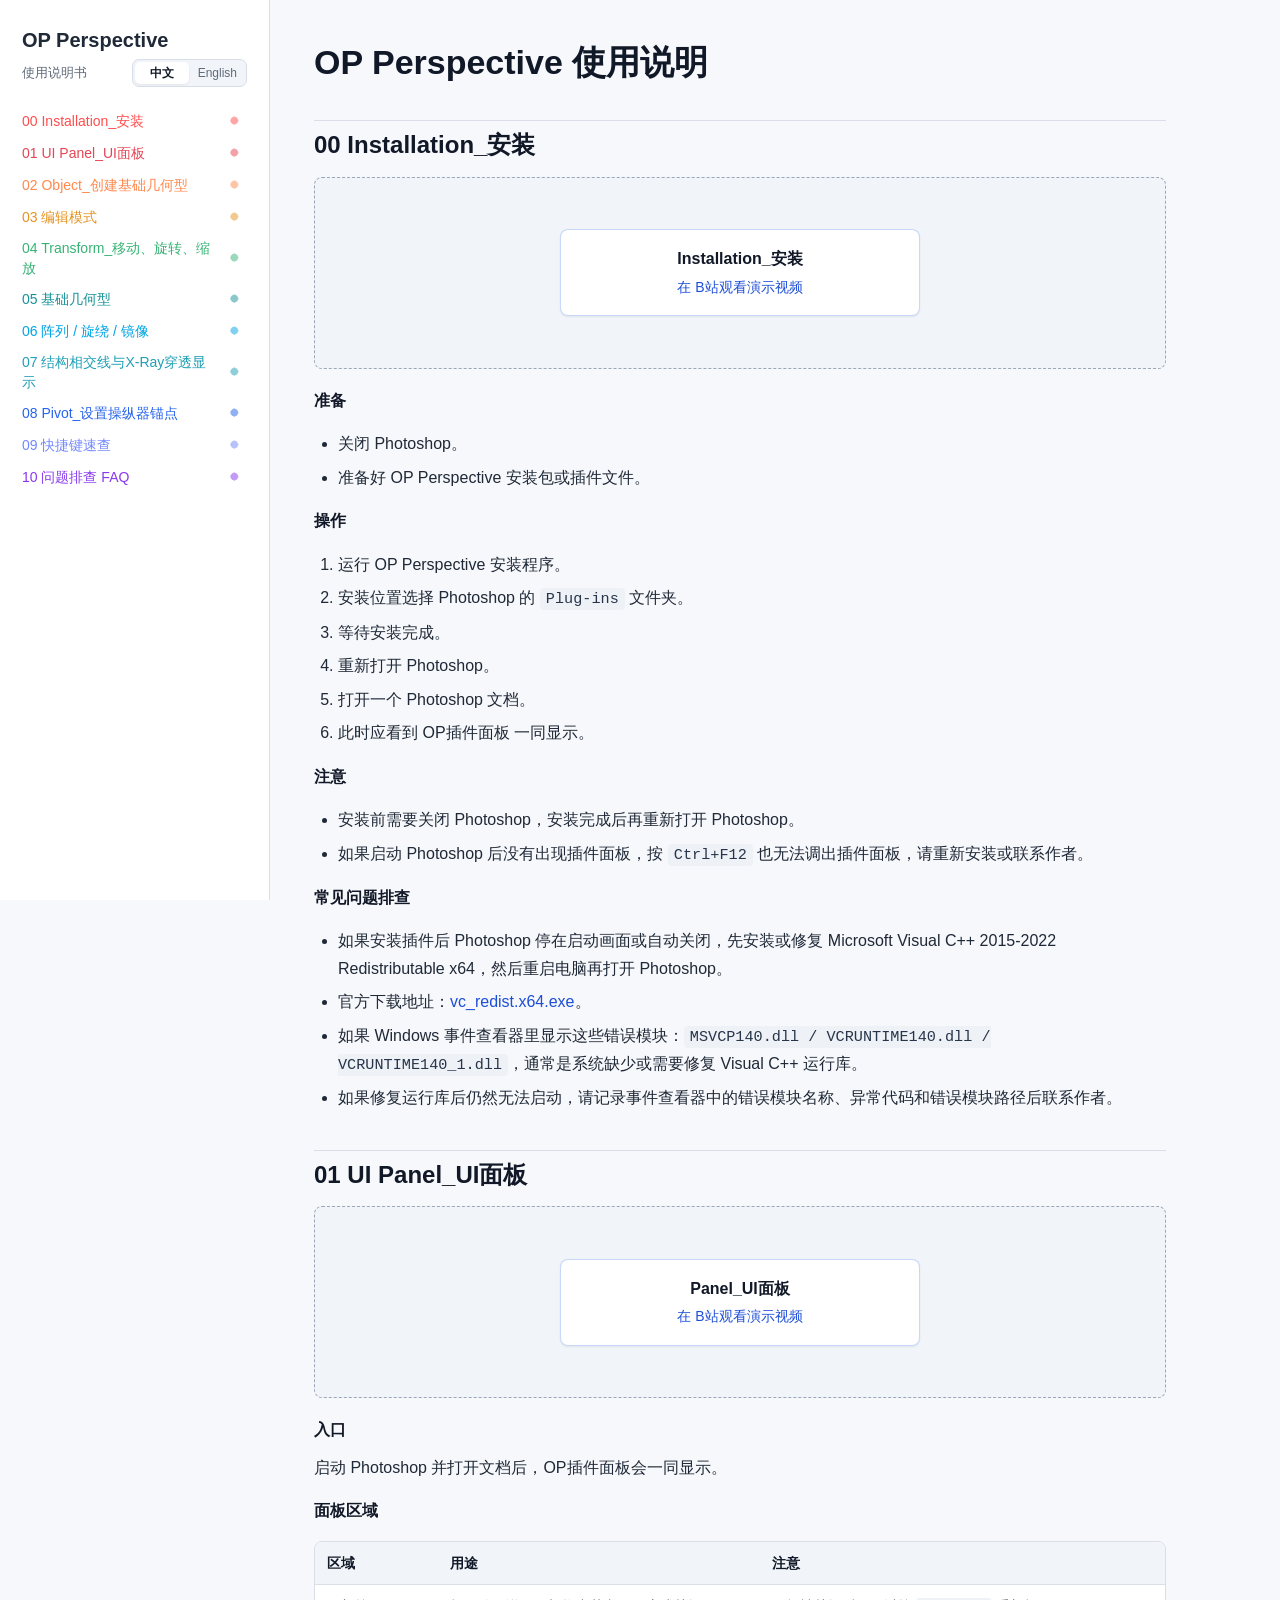
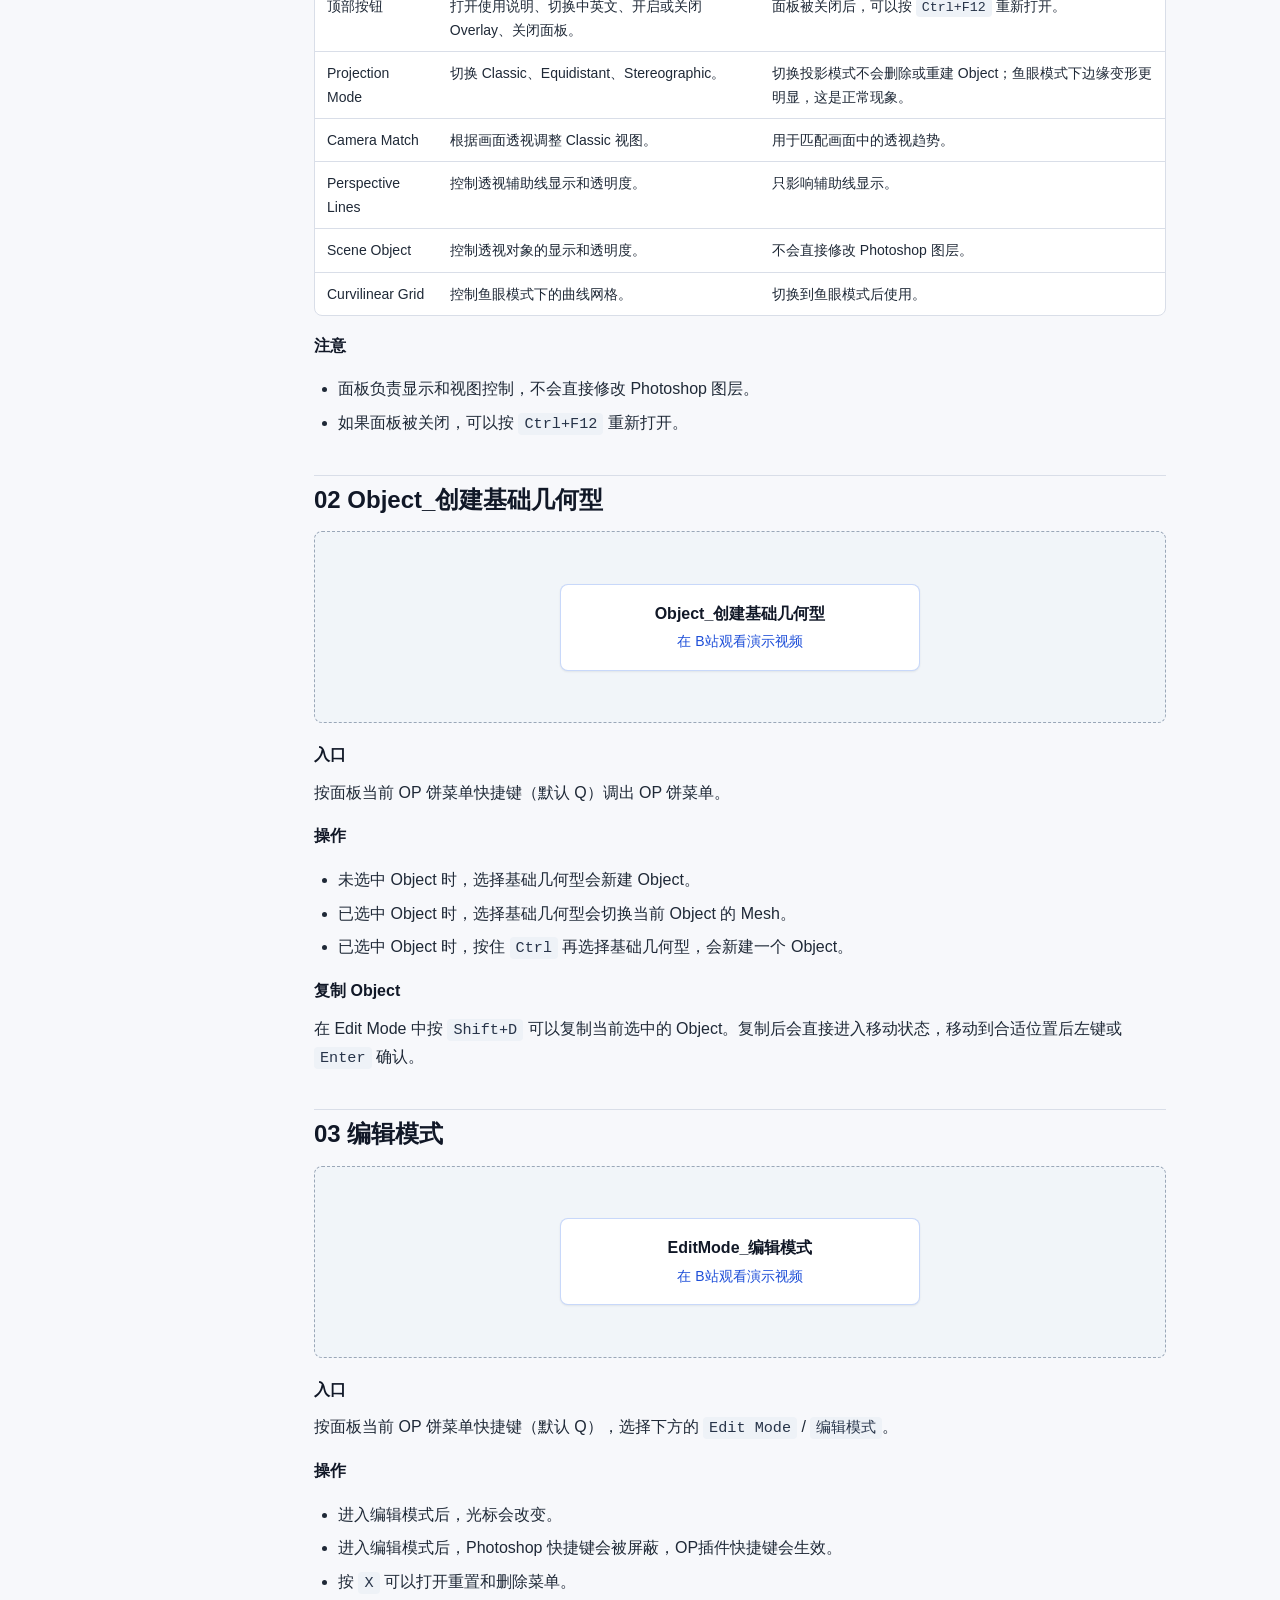
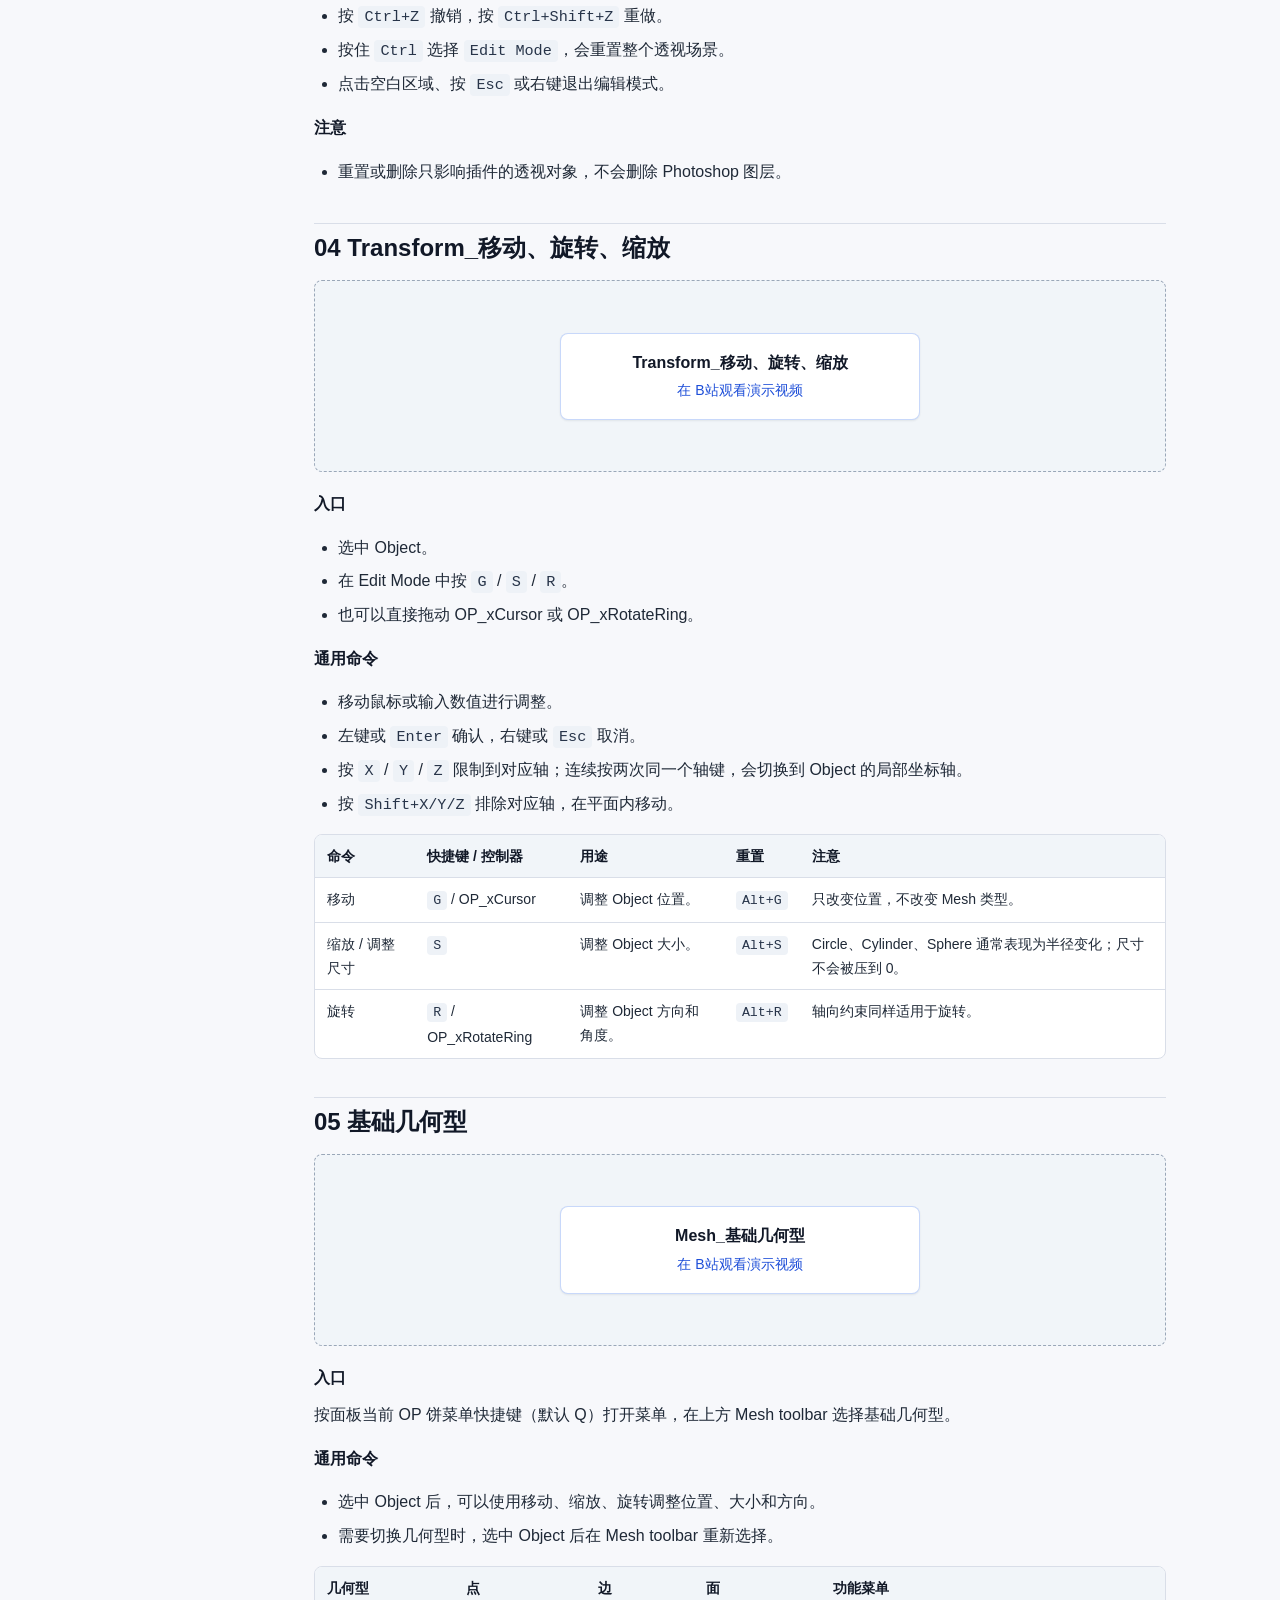
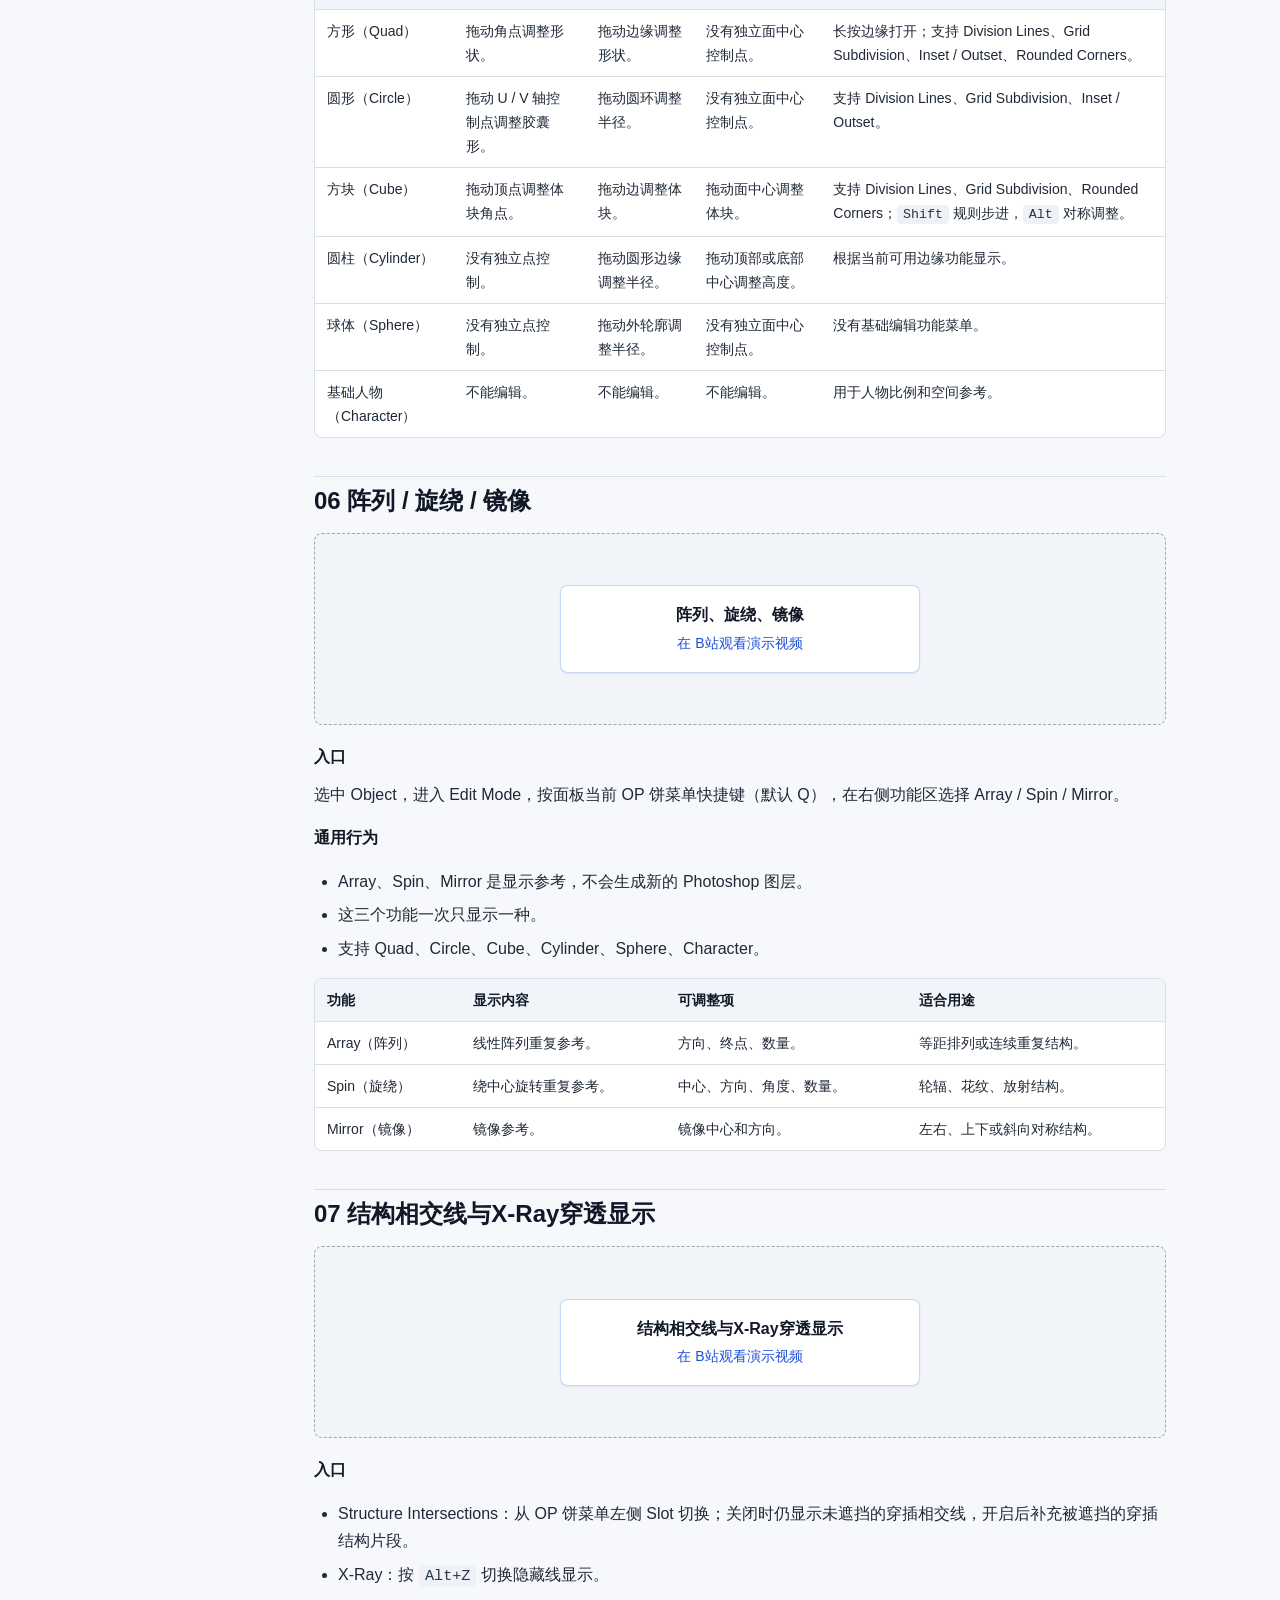
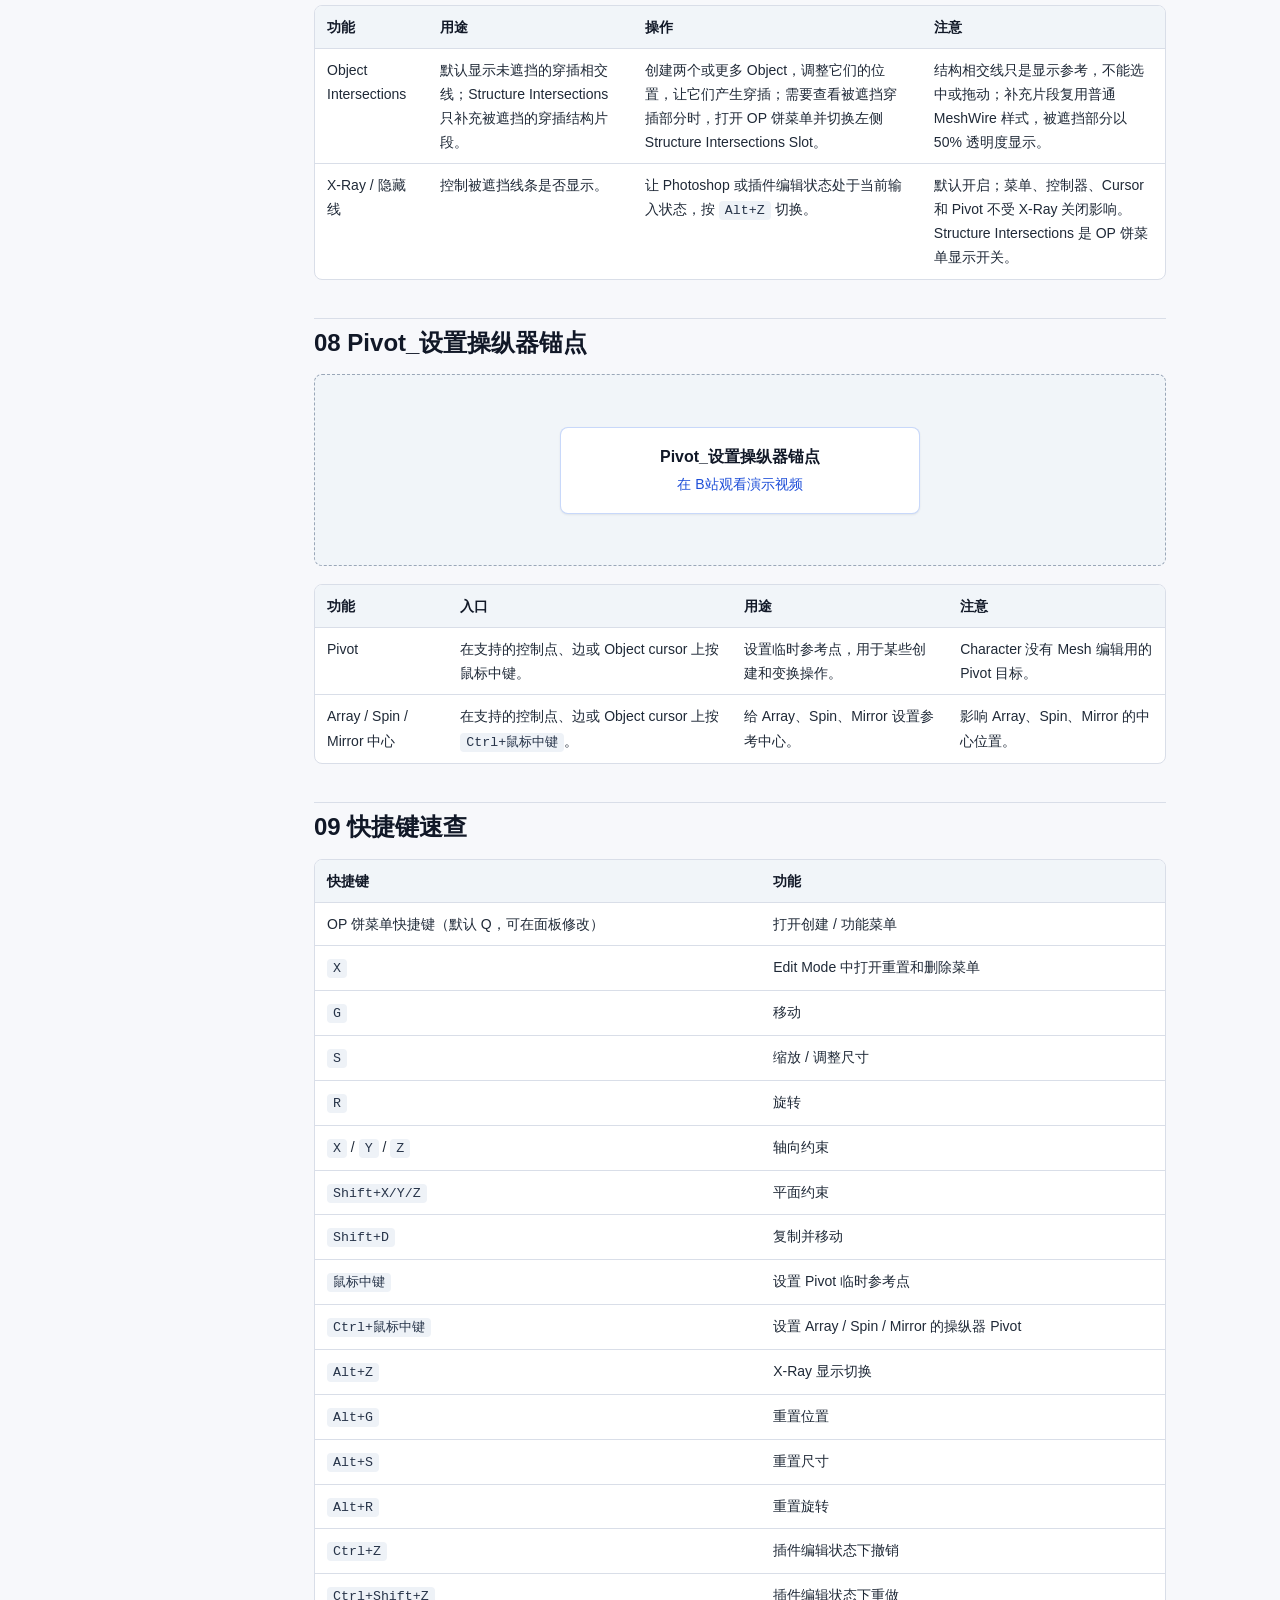
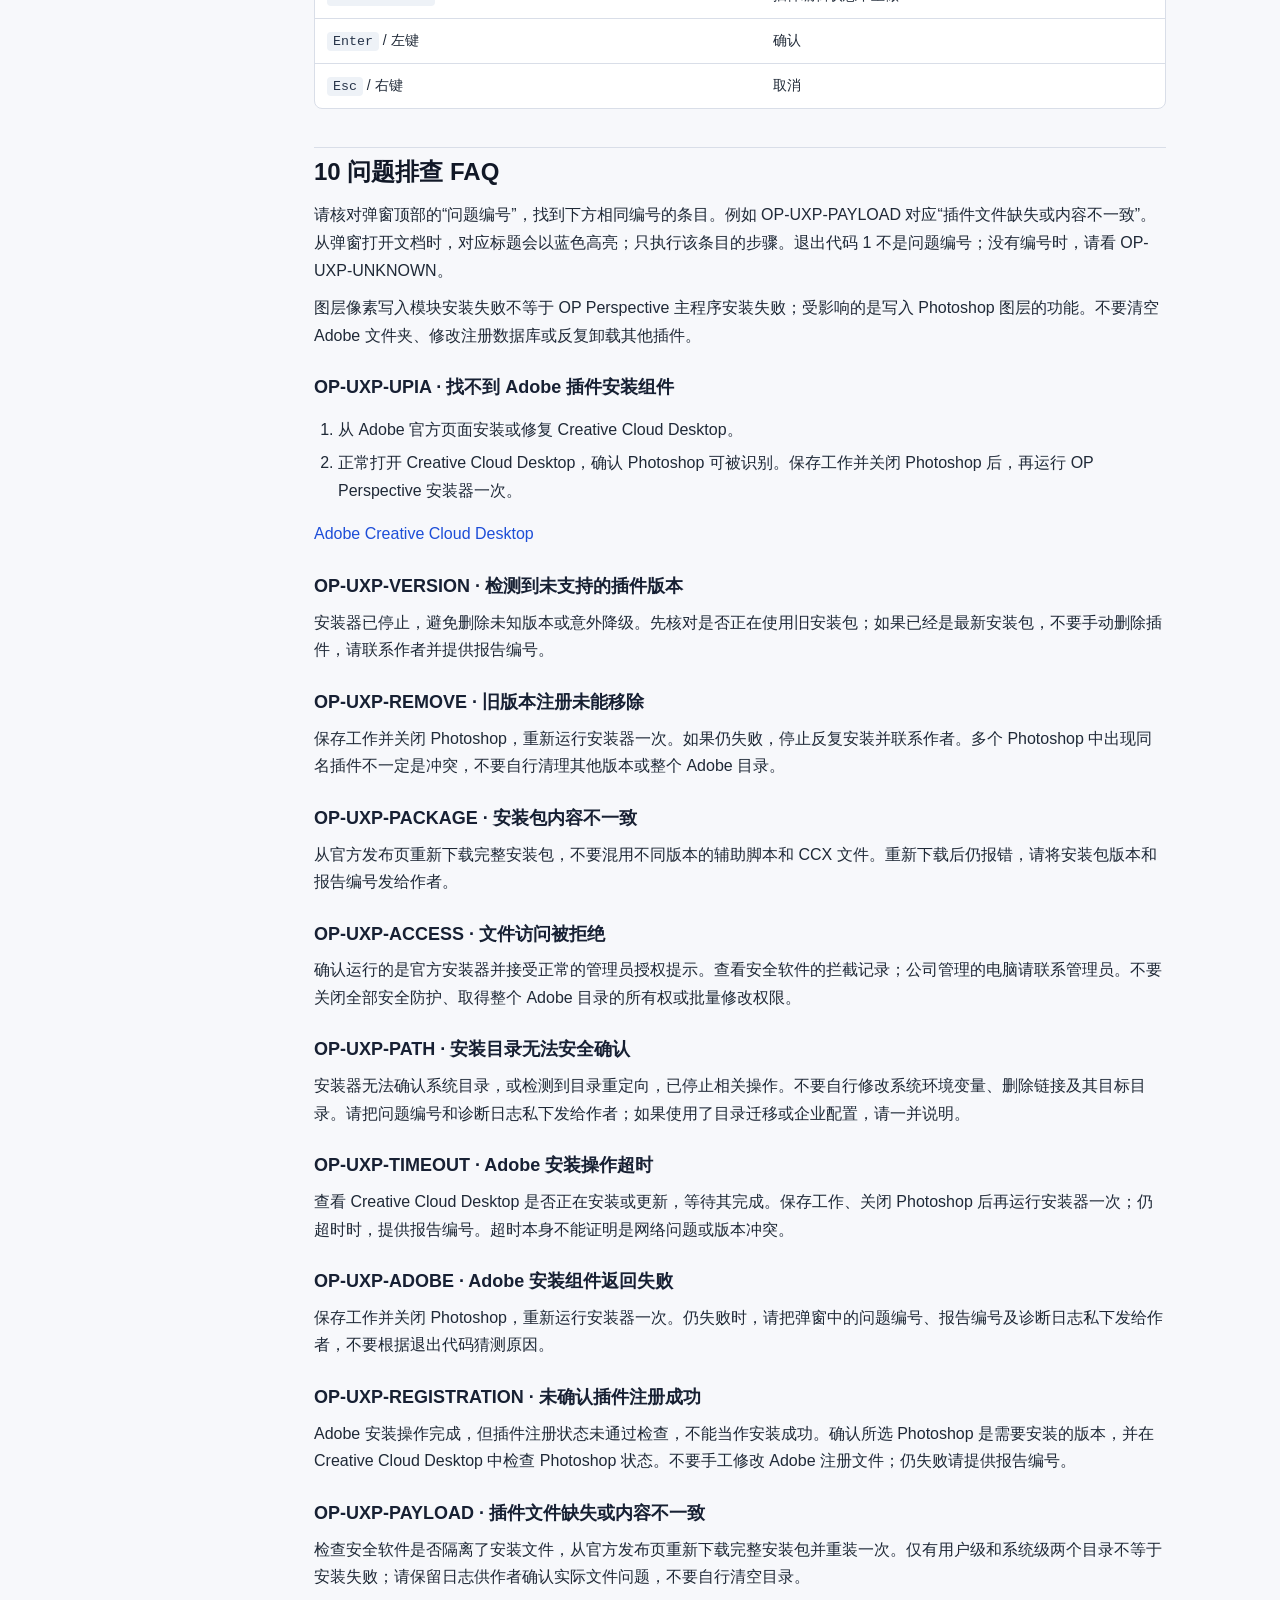
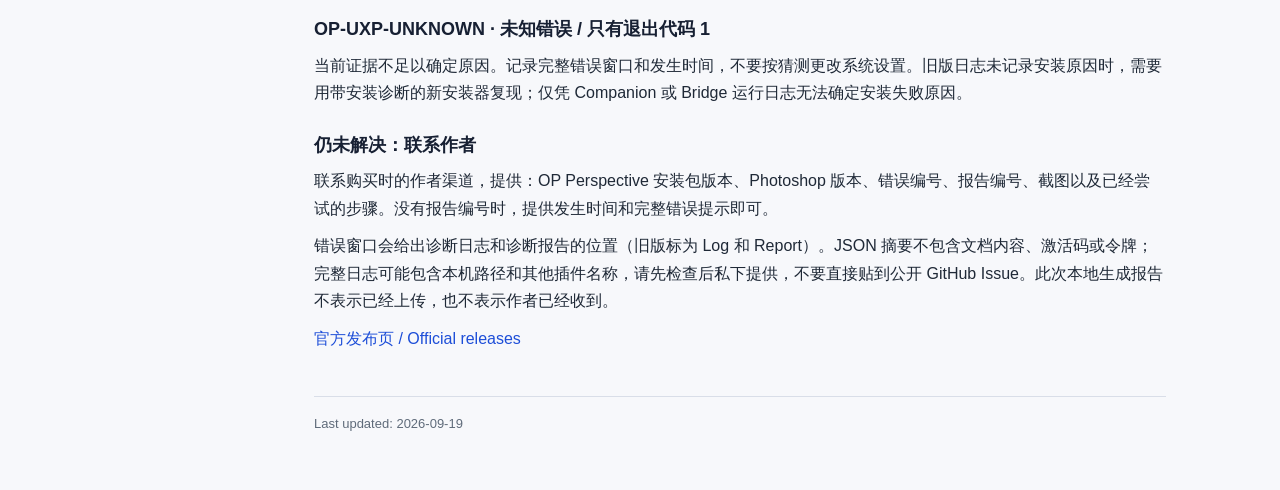
<file: index.html>
<!doctype html>
<html lang="zh-CN">
<head>
  <meta charset="utf-8">
  <meta name="viewport" content="width=device-width, initial-scale=1">
  <title>OP Perspective 使用说明</title>
  <style>
    :root {
      color-scheme: light;
      --bg: #f7f8fb;
      --panel: #ffffff;
      --panel-2: #f1f5f9;
      --text: #1f2937;
      --muted: #5f6b7a;
      --line: #d9dee8;
      --accent: #dc2626;
      --accent-2: #2563eb;
      --accent-soft: rgba(220, 38, 38, 0.08);
      --code: #eef2f7;
      --ctp-red: 255, 77, 77;
      --ctp-maroon: 230, 69, 83;
      --ctp-peach: 255, 136, 77;
      --ctp-yellow: 228, 147, 32;
      --ctp-green: 54, 179, 116;
      --ctp-teal: 23, 146, 153;
      --ctp-sky: 4, 165, 229;
      --ctp-sapphire: 32, 159, 181;
      --ctp-blue: 37, 99, 235;
      --ctp-lavender: 114, 135, 253;
      --ctp-mauve: 136, 57, 239;
      --ctp-pink: 214, 64, 159;
      --ctp-rose: 225, 29, 72;
      --rainbow-opacity: 1;
    }

    * { box-sizing: border-box; }

    html { scroll-behavior: smooth; }

    body {
      margin: 0;
      background: var(--bg);
      color: var(--text);
      font-family: -apple-system, BlinkMacSystemFont, "Segoe UI", "Microsoft YaHei", sans-serif;
      line-height: 1.72;
    }

    a { color: #1d4ed8; text-decoration: none; }
    a:hover { text-decoration: underline; }

    .layout {
      display: grid;
      grid-template-columns: 270px minmax(0, 1fr);
      min-height: 100vh;
    }

    nav {
      position: sticky;
      top: 0;
      height: 100vh;
      padding: 28px 22px;
      border-right: 1px solid var(--line);
      background: #ffffff;
      overflow: auto;
    }

    nav h1 {
      margin: 0 0 6px;
      font-size: 20px;
      line-height: 1.25;
    }

    .nav-meta-row {
      display: flex;
      align-items: center;
      justify-content: space-between;
      gap: 10px;
      margin: 0 0 18px;
    }

    .nav-subtitle {
      margin: 0;
      color: var(--muted);
      font-size: 13px;
      line-height: 1.45;
    }

    .language-switch {
      display: inline-grid;
      grid-template-columns: 1fr 1fr;
      gap: 2px;
      padding: 2px;
      border: 1px solid var(--line);
      border-radius: 7px;
      background: #f1f5f9;
    }

    .language-switch button {
      min-width: 40px;
      min-height: 22px;
      padding: 0 7px;
      border: 0;
      border-radius: 5px;
      background: transparent;
      color: var(--muted);
      font: 12px/1 "Segoe UI", "Microsoft YaHei", sans-serif;
      cursor: pointer;
    }

    .language-switch button.is-active {
      background: #ffffff;
      color: #111827;
      font-weight: 700;
      box-shadow: 0 1px 2px rgba(31, 41, 55, 0.08);
    }

    nav a {
      --rainbow-folder-color: var(--ctp-red);
      display: flex;
      align-items: center;
      justify-content: space-between;
      gap: 12px;
      min-height: 32px;
      padding: 5px 8px 5px 0;
      border-radius: 7px;
      color: rgba(var(--rainbow-folder-color), var(--rainbow-opacity));
      font-size: 14px;
      font-weight: 500;
      line-height: 20px;
      transition: color 0.4s, background-color 0.2s;
    }

    nav a:hover { background-color: rgba(var(--rainbow-folder-color), 0.1); text-decoration: none; }
    nav a::after {
      content: "⬤";
      flex: 0 0 auto;
      margin-left: 4px;
      color: rgba(var(--rainbow-folder-color), var(--rainbow-opacity));
      font-size: 10px;
      line-height: 1;
      opacity: 0.5;
      position: relative;
      top: -0.5px;
      transition: color 0.4s;
    }

    nav a:nth-of-type(12n + 1) { --rainbow-folder-color: var(--ctp-red); }
    nav a:nth-of-type(12n + 2) { --rainbow-folder-color: var(--ctp-maroon); }
    nav a:nth-of-type(12n + 3) { --rainbow-folder-color: var(--ctp-peach); }
    nav a:nth-of-type(12n + 4) { --rainbow-folder-color: var(--ctp-yellow); }
    nav a:nth-of-type(12n + 5) { --rainbow-folder-color: var(--ctp-green); }
    nav a:nth-of-type(12n + 6) { --rainbow-folder-color: var(--ctp-teal); }
    nav a:nth-of-type(12n + 7) { --rainbow-folder-color: var(--ctp-sky); }
    nav a:nth-of-type(12n + 8) { --rainbow-folder-color: var(--ctp-sapphire); }
    nav a:nth-of-type(12n + 9) { --rainbow-folder-color: var(--ctp-blue); }
    nav a:nth-of-type(12n + 10) { --rainbow-folder-color: var(--ctp-lavender); }
    nav a:nth-of-type(12n + 11) { --rainbow-folder-color: var(--ctp-mauve); }
    nav a:nth-of-type(12n + 12) { --rainbow-folder-color: var(--ctp-rose); }

    main {
      max-width: 940px;
      padding: 42px 44px 76px;
    }

    main > h1 {
      margin: 0 0 10px;
      color: #111827;
      font-size: 34px;
      line-height: 1.18;
    }

    h2 {
      margin: 38px 0 14px;
      padding-top: 8px;
      border-top: 1px solid var(--line);
      color: #111827;
      font-size: 24px;
      line-height: 1.32;
    }

    h3 {
      margin: 26px 0 10px;
      color: #172033;
      font-size: 18px;
      line-height: 1.38;
    }

    h3[id^="op-uxp-"] { scroll-margin-top: 24px; }
    h3[id^="op-uxp-"]:target {
      padding: 12px 16px;
      border-left: 4px solid #2563eb;
      border-radius: 4px;
      background: #eff6ff;
      color: #1e3a8a;
    }

    p { margin: 10px 0; }
    ul, ol { padding-left: 24px; }
    li { margin: 6px 0; }

    .field-label {
      margin: 16px 0 4px;
      color: #111827;
      font-weight: 700;
    }

    code {
      padding: 2px 6px;
      border-radius: 4px;
      background: var(--code);
      color: #273449;
      font-family: Consolas, "SFMono-Regular", monospace;
      font-size: 0.95em;
    }

    .media-card {
      margin: 16px 0 18px;
      padding: 0;
      border: 1px dashed #9aa7b8;
      border-radius: 8px;
      background: var(--panel-2);
      color: var(--muted);
      text-align: center;
      font-size: 14px;
      overflow: hidden;
    }

    .media-frame {
      display: flex;
      align-items: center;
      justify-content: center;
      min-height: 190px;
      padding: 24px 18px;
    }

    .media-link {
      display: inline-flex;
      flex-direction: column;
      align-items: center;
      justify-content: center;
      gap: 8px;
      min-width: min(100%, 360px);
      padding: 18px 22px;
      border: 1px solid rgba(37, 99, 235, 0.25);
      border-radius: 8px;
      background: #ffffff;
      color: #1d4ed8;
      text-decoration: none;
      box-shadow: 0 1px 2px rgba(31, 41, 55, 0.08);
    }

    .media-link:hover {
      border-color: rgba(37, 99, 235, 0.45);
      text-decoration: none;
    }

    .media-link strong {
      color: #111827;
      font-size: 16px;
      line-height: 1.35;
    }

    .media-link span {
      font-size: 14px;
      line-height: 1.4;
    }

    .table-wrap {
      margin: 16px 0;
      overflow-x: auto;
      border: 1px solid var(--line);
      border-radius: 8px;
      background: var(--panel);
    }

    table {
      width: 100%;
      border-collapse: collapse;
      font-size: 14px;
    }

    th, td {
      padding: 9px 12px;
      border-bottom: 1px solid var(--line);
      text-align: left;
      vertical-align: top;
    }

    th {
      background: #f1f5f9;
      color: #111827;
      font-weight: 700;
    }

    tr:last-child td { border-bottom: 0; }

    .footer-note {
      margin-top: 44px;
      padding-top: 16px;
      border-top: 1px solid var(--line);
      color: var(--muted);
      font-size: 13px;
    }

    @media (max-width: 860px) {
      .layout { display: block; }
      nav {
        position: static;
        height: auto;
        border-right: 0;
        border-bottom: 1px solid var(--line);
      }
      main { padding: 28px 22px 56px; }
      main > h1 { font-size: 28px; }
    }
  </style>
</head>
<body>
  <div class="layout">
    <nav>
      <h1>OP Perspective</h1>
      <div class="nav-meta-row">
        <p class="nav-subtitle">使用说明书</p>
        <div class="language-switch" aria-label="Language">
          <button type="button" data-language-choice="zh" class="is-active">中文</button>
          <button type="button" data-language-choice="en">English</button>
        </div>
      </div>
      <a href="#00-installation-安装">00 Installation_安装</a>
      <a href="#01-ui-panel-ui面板">01 UI Panel_UI面板</a>
      <a href="#02-object-创建基础几何型">02 Object_创建基础几何型</a>
      <a href="#03-编辑模式">03 编辑模式</a>
      <a href="#04-transform-移动-旋转-缩放">04 Transform_移动、旋转、缩放</a>
      <a href="#05-基础几何型">05 基础几何型</a>
      <a href="#06-array-spin-mirror">06 阵列 / 旋绕 / 镜像</a>
      <a href="#07-intersections-xray">07 结构相交线与X-Ray穿透显示</a>
      <a href="#08-pivot-设置操纵器锚点">08 Pivot_设置操纵器锚点</a>
      <a href="#09-快捷键速查">09 快捷键速查</a>
      <a href="#10-troubleshooting">10 问题排查 FAQ</a>
    </nav>

    <main>
      <h1>OP Perspective 使用说明</h1>
      <h2 id="00-installation-安装">00 Installation_安装</h2>
      <figure class="media-card">
        <div class="media-frame">
          <a class="media-link" href="https://www.bilibili.com/video/BV1gQVS6ZErd/" target="_blank" rel="noopener noreferrer">
            <strong>Installation_安装</strong>
            <span>在 B站观看演示视频</span>
          </a>
        </div>
      </figure>
      <p class="field-label">准备</p>
      <ul>
        <li>关闭 Photoshop。</li>
        <li>准备好 OP Perspective 安装包或插件文件。</li>
      </ul>
      <p class="field-label">操作</p>
      <ol>
        <li>运行 OP Perspective 安装程序。</li>
        <li>安装位置选择 Photoshop 的 <code>Plug-ins</code> 文件夹。</li>
        <li>等待安装完成。</li>
        <li>重新打开 Photoshop。</li>
        <li>打开一个 Photoshop 文档。</li>
        <li>此时应看到 OP插件面板 一同显示。</li>
      </ol>
      <p class="field-label">注意</p>
      <ul>
        <li>安装前需要关闭 Photoshop，安装完成后再重新打开 Photoshop。</li>
        <li>如果启动 Photoshop 后没有出现插件面板，按 <code>Ctrl+F12</code> 也无法调出插件面板，请重新安装或联系作者。</li>
      </ul>
      <p class="field-label">常见问题排查</p>
      <ul>
        <li>如果安装插件后 Photoshop 停在启动画面或自动关闭，先安装或修复 Microsoft Visual C++ 2015-2022 Redistributable x64，然后重启电脑再打开 Photoshop。</li>
        <li>官方下载地址：<a href="https://aka.ms/vc14/vc_redist.x64.exe" target="_blank" rel="noopener noreferrer">vc_redist.x64.exe</a>。</li>
        <li>如果 Windows 事件查看器里显示这些错误模块：<code>MSVCP140.dll / VCRUNTIME140.dll / VCRUNTIME140_1.dll</code>，通常是系统缺少或需要修复 Visual C++ 运行库。</li>
        <li>如果修复运行库后仍然无法启动，请记录事件查看器中的错误模块名称、异常代码和错误模块路径后联系作者。</li>
      </ul>
      <h2 id="01-ui-panel-ui面板">01 UI Panel_UI面板</h2>
      <figure class="media-card">
        <div class="media-frame">
          <a class="media-link" href="https://www.bilibili.com/video/BV1gQVS6ZErd/?p=2" target="_blank" rel="noopener noreferrer">
            <strong>Panel_UI面板</strong>
            <span>在 B站观看演示视频</span>
          </a>
        </div>
      </figure>
      <p class="field-label">入口</p>
      <p>启动 Photoshop 并打开文档后，OP插件面板会一同显示。</p>
      <p class="field-label">面板区域</p>
      <div class="table-wrap">
        <table>
          <thead><tr><th>区域</th><th>用途</th><th>注意</th></tr></thead>
          <tbody>
            <tr>
              <td>顶部按钮</td>
              <td>打开使用说明、切换中英文、开启或关闭 Overlay、关闭面板。</td>
              <td>面板被关闭后，可以按 <code>Ctrl+F12</code> 重新打开。</td>
            </tr>
            <tr>
              <td>Projection Mode</td>
              <td>切换 Classic、Equidistant、Stereographic。</td>
              <td>切换投影模式不会删除或重建 Object；鱼眼模式下边缘变形更明显，这是正常现象。</td>
            </tr>
            <tr>
              <td>Camera Match</td>
              <td>根据画面透视调整 Classic 视图。</td>
              <td>用于匹配画面中的透视趋势。</td>
            </tr>
            <tr>
              <td>Perspective Lines</td>
              <td>控制透视辅助线显示和透明度。</td>
              <td>只影响辅助线显示。</td>
            </tr>
            <tr>
              <td>Scene Object</td>
              <td>控制透视对象的显示和透明度。</td>
              <td>不会直接修改 Photoshop 图层。</td>
            </tr>
            <tr>
              <td>Curvilinear Grid</td>
              <td>控制鱼眼模式下的曲线网格。</td>
              <td>切换到鱼眼模式后使用。</td>
            </tr>
          </tbody>
        </table>
      </div>
      <p class="field-label">注意</p>
      <ul>
        <li>面板负责显示和视图控制，不会直接修改 Photoshop 图层。</li>
        <li>如果面板被关闭，可以按 <code>Ctrl+F12</code> 重新打开。</li>
      </ul>
      <h2 id="02-object-创建基础几何型">02 Object_创建基础几何型</h2>
      <figure class="media-card">
        <div class="media-frame">
          <a class="media-link" href="https://www.bilibili.com/video/BV1gQVS6ZErd/?p=3" target="_blank" rel="noopener noreferrer">
            <strong>Object_创建基础几何型</strong>
            <span>在 B站观看演示视频</span>
          </a>
        </div>
      </figure>
      <p class="field-label">入口</p>
      <p>按面板当前 OP 饼菜单快捷键（默认 Q）调出 OP 饼菜单。</p>
      <p class="field-label">操作</p>
      <ul>
        <li>未选中 Object 时，选择基础几何型会新建 Object。</li>
        <li>已选中 Object 时，选择基础几何型会切换当前 Object 的 Mesh。</li>
        <li>已选中 Object 时，按住 <code>Ctrl</code> 再选择基础几何型，会新建一个 Object。</li>
      </ul>
      <p class="field-label">复制 Object</p>
      <p>在 Edit Mode 中按 <code>Shift+D</code> 可以复制当前选中的 Object。复制后会直接进入移动状态，移动到合适位置后左键或 <code>Enter</code> 确认。</p>
      <h2 id="03-编辑模式">03 编辑模式</h2>
      <figure class="media-card">
        <div class="media-frame">
          <a class="media-link" href="https://www.bilibili.com/video/BV1gQVS6ZErd/?p=4" target="_blank" rel="noopener noreferrer">
            <strong>EditMode_编辑模式</strong>
            <span>在 B站观看演示视频</span>
          </a>
        </div>
      </figure>
      <p class="field-label">入口</p>
      <p>按面板当前 OP 饼菜单快捷键（默认 Q），选择下方的 <code>Edit Mode</code> / <code>编辑模式</code>。</p>
      <p class="field-label">操作</p>
      <ul>
        <li>进入编辑模式后，光标会改变。</li>
        <li>进入编辑模式后，Photoshop 快捷键会被屏蔽，OP插件快捷键会生效。</li>
        <li>按 <code>X</code> 可以打开重置和删除菜单。</li>
        <li>按 <code>Ctrl+Z</code> 撤销，按 <code>Ctrl+Shift+Z</code> 重做。</li>
        <li>按住 <code>Ctrl</code> 选择 <code>Edit Mode</code>，会重置整个透视场景。</li>
        <li>点击空白区域、按 <code>Esc</code> 或右键退出编辑模式。</li>
      </ul>
      <p class="field-label">注意</p>
      <ul>
        <li>重置或删除只影响插件的透视对象，不会删除 Photoshop 图层。</li>
      </ul>
      <h2 id="04-transform-移动-旋转-缩放">04 Transform_移动、旋转、缩放</h2>
      <figure class="media-card">
        <div class="media-frame">
          <a class="media-link" href="https://www.bilibili.com/video/BV1gQVS6ZErd/?p=5" target="_blank" rel="noopener noreferrer">
            <strong>Transform_移动、旋转、缩放</strong>
            <span>在 B站观看演示视频</span>
          </a>
        </div>
      </figure>
      <p class="field-label">入口</p>
      <ul>
        <li>选中 Object。</li>
        <li>在 Edit Mode 中按 <code>G</code> / <code>S</code> / <code>R</code>。</li>
        <li>也可以直接拖动 OP_xCursor 或 OP_xRotateRing。</li>
      </ul>
      <p class="field-label">通用命令</p>
      <ul>
        <li>移动鼠标或输入数值进行调整。</li>
        <li>左键或 <code>Enter</code> 确认，右键或 <code>Esc</code> 取消。</li>
        <li>按 <code>X</code> / <code>Y</code> / <code>Z</code> 限制到对应轴；连续按两次同一个轴键，会切换到 Object 的局部坐标轴。</li>
        <li>按 <code>Shift+X/Y/Z</code> 排除对应轴，在平面内移动。</li>
      </ul>
      <div class="table-wrap">
        <table>
          <thead><tr><th>命令</th><th>快捷键 / 控制器</th><th>用途</th><th>重置</th><th>注意</th></tr></thead>
          <tbody>
            <tr>
              <td>移动</td>
              <td><code>G</code> / OP_xCursor</td>
              <td>调整 Object 位置。</td>
              <td><code>Alt+G</code></td>
              <td>只改变位置，不改变 Mesh 类型。</td>
            </tr>
            <tr>
              <td>缩放 / 调整尺寸</td>
              <td><code>S</code></td>
              <td>调整 Object 大小。</td>
              <td><code>Alt+S</code></td>
              <td>Circle、Cylinder、Sphere 通常表现为半径变化；尺寸不会被压到 0。</td>
            </tr>
            <tr>
              <td>旋转</td>
              <td><code>R</code> / OP_xRotateRing</td>
              <td>调整 Object 方向和角度。</td>
              <td><code>Alt+R</code></td>
              <td>轴向约束同样适用于旋转。</td>
            </tr>
          </tbody>
        </table>
      </div>
      <h2 id="05-基础几何型">05 基础几何型</h2>
      <figure class="media-card">
        <div class="media-frame">
          <a class="media-link" href="https://www.bilibili.com/video/BV1gQVS6ZErd/?p=6" target="_blank" rel="noopener noreferrer">
            <strong>Mesh_基础几何型</strong>
            <span>在 B站观看演示视频</span>
          </a>
        </div>
      </figure>
      <p class="field-label">入口</p>
      <p>按面板当前 OP 饼菜单快捷键（默认 Q）打开菜单，在上方 Mesh toolbar 选择基础几何型。</p>
      <p class="field-label">通用命令</p>
      <ul>
        <li>选中 Object 后，可以使用移动、缩放、旋转调整位置、大小和方向。</li>
        <li>需要切换几何型时，选中 Object 后在 Mesh toolbar 重新选择。</li>
      </ul>
      <div class="table-wrap">
        <table>
          <thead><tr><th>几何型</th><th>点</th><th>边</th><th>面</th><th>功能菜单</th></tr></thead>
          <tbody>
            <tr>
              <td>方形（Quad）</td>
              <td>拖动角点调整形状。</td>
              <td>拖动边缘调整形状。</td>
              <td>没有独立面中心控制点。</td>
              <td>长按边缘打开；支持 Division Lines、Grid Subdivision、Inset / Outset、Rounded Corners。</td>
            </tr>
            <tr>
              <td>圆形（Circle）</td>
              <td>拖动 U / V 轴控制点调整胶囊形。</td>
              <td>拖动圆环调整半径。</td>
              <td>没有独立面中心控制点。</td>
              <td>支持 Division Lines、Grid Subdivision、Inset / Outset。</td>
            </tr>
            <tr>
              <td>方块（Cube）</td>
              <td>拖动顶点调整体块角点。</td>
              <td>拖动边调整体块。</td>
              <td>拖动面中心调整体块。</td>
              <td>支持 Division Lines、Grid Subdivision、Rounded Corners；<code>Shift</code> 规则步进，<code>Alt</code> 对称调整。</td>
            </tr>
            <tr>
              <td>圆柱（Cylinder）</td>
              <td>没有独立点控制。</td>
              <td>拖动圆形边缘调整半径。</td>
              <td>拖动顶部或底部中心调整高度。</td>
              <td>根据当前可用边缘功能显示。</td>
            </tr>
            <tr>
              <td>球体（Sphere）</td>
              <td>没有独立点控制。</td>
              <td>拖动外轮廓调整半径。</td>
              <td>没有独立面中心控制点。</td>
              <td>没有基础编辑功能菜单。</td>
            </tr>
            <tr>
              <td>基础人物（Character）</td>
              <td>不能编辑。</td>
              <td>不能编辑。</td>
              <td>不能编辑。</td>
              <td>用于人物比例和空间参考。</td>
            </tr>
          </tbody>
        </table>
      </div>
      <h2 id="06-array-spin-mirror">06 阵列 / 旋绕 / 镜像</h2>
      <figure class="media-card">
        <div class="media-frame">
          <a class="media-link" href="https://www.bilibili.com/video/BV1gQVS6ZErd/?p=7" target="_blank" rel="noopener noreferrer">
            <strong>阵列、旋绕、镜像</strong>
            <span>在 B站观看演示视频</span>
          </a>
        </div>
      </figure>
      <p class="field-label">入口</p>
      <p>选中 Object，进入 Edit Mode，按面板当前 OP 饼菜单快捷键（默认 Q），在右侧功能区选择 Array / Spin / Mirror。</p>
      <p class="field-label">通用行为</p>
      <ul>
        <li>Array、Spin、Mirror 是显示参考，不会生成新的 Photoshop 图层。</li>
        <li>这三个功能一次只显示一种。</li>
        <li>支持 Quad、Circle、Cube、Cylinder、Sphere、Character。</li>
      </ul>
      <div class="table-wrap">
        <table>
          <thead><tr><th>功能</th><th>显示内容</th><th>可调整项</th><th>适合用途</th></tr></thead>
          <tbody>
            <tr>
              <td>Array（阵列）</td>
              <td>线性阵列重复参考。</td>
              <td>方向、终点、数量。</td>
              <td>等距排列或连续重复结构。</td>
            </tr>
            <tr>
              <td>Spin（旋绕）</td>
              <td>绕中心旋转重复参考。</td>
              <td>中心、方向、角度、数量。</td>
              <td>轮辐、花纹、放射结构。</td>
            </tr>
            <tr>
              <td>Mirror（镜像）</td>
              <td>镜像参考。</td>
              <td>镜像中心和方向。</td>
              <td>左右、上下或斜向对称结构。</td>
            </tr>
          </tbody>
        </table>
      </div>
      <h2 id="07-intersections-xray">07 结构相交线与X-Ray穿透显示</h2>
      <figure class="media-card">
        <div class="media-frame">
          <a class="media-link" href="https://www.bilibili.com/video/BV1gQVS6ZErd/?p=8" target="_blank" rel="noopener noreferrer">
            <strong>结构相交线与X-Ray穿透显示</strong>
            <span>在 B站观看演示视频</span>
          </a>
        </div>
      </figure>
      <p class="field-label">入口</p>
      <ul>
        <li>Structure Intersections：从 OP 饼菜单左侧 Slot 切换；关闭时仍显示未遮挡的穿插相交线，开启后补充被遮挡的穿插结构片段。</li>
        <li>X-Ray：按 <code>Alt+Z</code> 切换隐藏线显示。</li>
      </ul>
      <div class="table-wrap">
        <table>
          <thead><tr><th>功能</th><th>用途</th><th>操作</th><th>注意</th></tr></thead>
          <tbody>
            <tr>
              <td>Object Intersections</td>
              <td>默认显示未遮挡的穿插相交线；Structure Intersections 只补充被遮挡的穿插结构片段。</td>
              <td>创建两个或更多 Object，调整它们的位置，让它们产生穿插；需要查看被遮挡穿插部分时，打开 OP 饼菜单并切换左侧 Structure Intersections Slot。</td>
              <td>结构相交线只是显示参考，不能选中或拖动；补充片段复用普通 MeshWire 样式，被遮挡部分以 50% 透明度显示。</td>
            </tr>
            <tr>
              <td>X-Ray / 隐藏线</td>
              <td>控制被遮挡线条是否显示。</td>
              <td>让 Photoshop 或插件编辑状态处于当前输入状态，按 <code>Alt+Z</code> 切换。</td>
              <td>默认开启；菜单、控制器、Cursor 和 Pivot 不受 X-Ray 关闭影响。Structure Intersections 是 OP 饼菜单显示开关。</td>
            </tr>
          </tbody>
        </table>
      </div>
      <h2 id="08-pivot-设置操纵器锚点">08 Pivot_设置操纵器锚点</h2>
      <figure class="media-card">
        <div class="media-frame">
          <a class="media-link" href="https://www.bilibili.com/video/BV1gQVS6ZErd/?p=9" target="_blank" rel="noopener noreferrer">
            <strong>Pivot_设置操纵器锚点</strong>
            <span>在 B站观看演示视频</span>
          </a>
        </div>
      </figure>
      <div class="table-wrap">
        <table>
          <thead><tr><th>功能</th><th>入口</th><th>用途</th><th>注意</th></tr></thead>
          <tbody>
            <tr>
              <td>Pivot</td>
              <td>在支持的控制点、边或 Object cursor 上按鼠标中键。</td>
              <td>设置临时参考点，用于某些创建和变换操作。</td>
              <td>Character 没有 Mesh 编辑用的 Pivot 目标。</td>
            </tr>
            <tr>
              <td>Array / Spin / Mirror 中心</td>
              <td>在支持的控制点、边或 Object cursor 上按 <code>Ctrl+鼠标中键</code>。</td>
              <td>给 Array、Spin、Mirror 设置参考中心。</td>
              <td>影响 Array、Spin、Mirror 的中心位置。</td>
            </tr>
          </tbody>
        </table>
      </div>
      <h2 id="09-快捷键速查">09 快捷键速查</h2>
      <div class="table-wrap">
        <table>
          <thead><tr><th>快捷键</th><th>功能</th></tr></thead>
          <tbody>
            <tr><td>OP 饼菜单快捷键（默认 Q，可在面板修改）</td><td>打开创建 / 功能菜单</td></tr>
            <tr><td><code>X</code></td><td>Edit Mode 中打开重置和删除菜单</td></tr>
            <tr><td><code>G</code></td><td>移动</td></tr>
            <tr><td><code>S</code></td><td>缩放 / 调整尺寸</td></tr>
            <tr><td><code>R</code></td><td>旋转</td></tr>
            <tr><td><code>X</code> / <code>Y</code> / <code>Z</code></td><td>轴向约束</td></tr>
            <tr><td><code>Shift+X/Y/Z</code></td><td>平面约束</td></tr>
            <tr><td><code>Shift+D</code></td><td>复制并移动</td></tr>
            <tr><td><code>鼠标中键</code></td><td>设置 Pivot 临时参考点</td></tr>
            <tr><td><code>Ctrl+鼠标中键</code></td><td>设置 Array / Spin / Mirror 的操纵器 Pivot</td></tr>
            <tr><td><code>Alt+Z</code></td><td>X-Ray 显示切换</td></tr>
            <tr><td><code>Alt+G</code></td><td>重置位置</td></tr>
            <tr><td><code>Alt+S</code></td><td>重置尺寸</td></tr>
            <tr><td><code>Alt+R</code></td><td>重置旋转</td></tr>
            <tr><td><code>Ctrl+Z</code></td><td>插件编辑状态下撤销</td></tr>
            <tr><td><code>Ctrl+Shift+Z</code></td><td>插件编辑状态下重做</td></tr>
            <tr><td><code>Enter</code> / 左键</td><td>确认</td></tr>
            <tr><td><code>Esc</code> / 右键</td><td>取消</td></tr>
          </tbody>
        </table>
      </div>
      <h2 id="10-troubleshooting">10 问题排查 FAQ</h2>
      <p>请核对弹窗顶部的“问题编号”，找到下方相同编号的条目。例如 OP-UXP-PAYLOAD 对应“插件文件缺失或内容不一致”。从弹窗打开文档时，对应标题会以蓝色高亮；只执行该条目的步骤。退出代码 1 不是问题编号；没有编号时，请看 OP-UXP-UNKNOWN。</p>
      <p>图层像素写入模块安装失败不等于 OP Perspective 主程序安装失败；受影响的是写入 Photoshop 图层的功能。不要清空 Adobe 文件夹、修改注册数据库或反复卸载其他插件。</p>
      <h3 id="op-uxp-upia">OP-UXP-UPIA · 找不到 Adobe 插件安装组件</h3>
      <ol><li>从 Adobe 官方页面安装或修复 Creative Cloud Desktop。</li><li>正常打开 Creative Cloud Desktop，确认 Photoshop 可被识别。保存工作并关闭 Photoshop 后，再运行 OP Perspective 安装器一次。</li></ol>
      <p><a href="https://www.adobe.com/creativecloud/desktop-app.html">Adobe Creative Cloud Desktop</a></p>
      <h3 id="op-uxp-version">OP-UXP-VERSION · 检测到未支持的插件版本</h3>
      <p>安装器已停止，避免删除未知版本或意外降级。先核对是否正在使用旧安装包；如果已经是最新安装包，不要手动删除插件，请联系作者并提供报告编号。</p>
      <h3 id="op-uxp-remove">OP-UXP-REMOVE · 旧版本注册未能移除</h3>
      <p>保存工作并关闭 Photoshop，重新运行安装器一次。如果仍失败，停止反复安装并联系作者。多个 Photoshop 中出现同名插件不一定是冲突，不要自行清理其他版本或整个 Adobe 目录。</p>
      <h3 id="op-uxp-package">OP-UXP-PACKAGE · 安装包内容不一致</h3>
      <p>从官方发布页重新下载完整安装包，不要混用不同版本的辅助脚本和 CCX 文件。重新下载后仍报错，请将安装包版本和报告编号发给作者。</p>
      <h3 id="op-uxp-access">OP-UXP-ACCESS · 文件访问被拒绝</h3>
      <p>确认运行的是官方安装器并接受正常的管理员授权提示。查看安全软件的拦截记录；公司管理的电脑请联系管理员。不要关闭全部安全防护、取得整个 Adobe 目录的所有权或批量修改权限。</p>
      <h3 id="op-uxp-path">OP-UXP-PATH · 安装目录无法安全确认</h3>
      <p>安装器无法确认系统目录，或检测到目录重定向，已停止相关操作。不要自行修改系统环境变量、删除链接及其目标目录。请把问题编号和诊断日志私下发给作者；如果使用了目录迁移或企业配置，请一并说明。</p>
      <h3 id="op-uxp-timeout">OP-UXP-TIMEOUT · Adobe 安装操作超时</h3>
      <p>查看 Creative Cloud Desktop 是否正在安装或更新，等待其完成。保存工作、关闭 Photoshop 后再运行安装器一次；仍超时时，提供报告编号。超时本身不能证明是网络问题或版本冲突。</p>
      <h3 id="op-uxp-adobe">OP-UXP-ADOBE · Adobe 安装组件返回失败</h3>
      <p>保存工作并关闭 Photoshop，重新运行安装器一次。仍失败时，请把弹窗中的问题编号、报告编号及诊断日志私下发给作者，不要根据退出代码猜测原因。</p>
      <h3 id="op-uxp-registration">OP-UXP-REGISTRATION · 未确认插件注册成功</h3>
      <p>Adobe 安装操作完成，但插件注册状态未通过检查，不能当作安装成功。确认所选 Photoshop 是需要安装的版本，并在 Creative Cloud Desktop 中检查 Photoshop 状态。不要手工修改 Adobe 注册文件；仍失败请提供报告编号。</p>
      <h3 id="op-uxp-payload">OP-UXP-PAYLOAD · 插件文件缺失或内容不一致</h3>
      <p>检查安全软件是否隔离了安装文件，从官方发布页重新下载完整安装包并重装一次。仅有用户级和系统级两个目录不等于安装失败；请保留日志供作者确认实际文件问题，不要自行清空目录。</p>
      <h3 id="op-uxp-unknown">OP-UXP-UNKNOWN · 未知错误 / 只有退出代码 1</h3>
      <p>当前证据不足以确定原因。记录完整错误窗口和发生时间，不要按猜测更改系统设置。旧版日志未记录安装原因时，需要用带安装诊断的新安装器复现；仅凭 Companion 或 Bridge 运行日志无法确定安装失败原因。</p>
      <h3 id="support-report">仍未解决：联系作者</h3>
      <p>联系购买时的作者渠道，提供：OP Perspective 安装包版本、Photoshop 版本、错误编号、报告编号、截图以及已经尝试的步骤。没有报告编号时，提供发生时间和完整错误提示即可。</p>
      <p>错误窗口会给出诊断日志和诊断报告的位置（旧版标为 Log 和 Report）。JSON 摘要不包含文档内容、激活码或令牌；完整日志可能包含本机路径和其他插件名称，请先检查后私下提供，不要直接贴到公开 GitHub Issue。此次本地生成报告不表示已经上传，也不表示作者已经收到。</p>
      <p><a href="https://github.com/xBADBRUSHx/OP-Perspective/releases">官方发布页 / Official releases</a></p>
      <p class="footer-note">Last updated: 2026-09-19</p>
    </main>
  </div>
  <script>
    (() => {
      const translations = {
        "10 问题排查 FAQ": "10 Troubleshooting FAQ",
        "请核对弹窗顶部的“问题编号”，找到下方相同编号的条目。例如 OP-UXP-PAYLOAD 对应“插件文件缺失或内容不一致”。从弹窗打开文档时，对应标题会以蓝色高亮；只执行该条目的步骤。退出代码 1 不是问题编号；没有编号时，请看 OP-UXP-UNKNOWN。": "Match the Issue ID at the top of the dialog to the entry below. For example, OP-UXP-PAYLOAD means Missing or mismatched plugin files. Opening the guide from the dialog highlights the matching heading in blue; follow only that entry. Exit code 1 is not an issue ID. If no ID is shown, see OP-UXP-UNKNOWN.",
        "图层像素写入模块安装失败不等于 OP Perspective 主程序安装失败；受影响的是写入 Photoshop 图层的功能。不要清空 Adobe 文件夹、修改注册数据库或反复卸载其他插件。": "A Layer Pixel Writeback installation failure does not mean the base OP Perspective installation failed; writing Photoshop layers is affected. Do not clear Adobe folders, edit registration databases or repeatedly uninstall other plugins.",
        "OP-UXP-UPIA · 找不到 Adobe 插件安装组件": "OP-UXP-UPIA · Adobe plugin installer not found",
        "从 Adobe 官方页面安装或修复 Creative Cloud Desktop。": "Install or repair Creative Cloud Desktop using Adobe's official page.",
        "正常打开 Creative Cloud Desktop，确认 Photoshop 可被识别。保存工作并关闭 Photoshop 后，再运行 OP Perspective 安装器一次。": "Open Creative Cloud Desktop and check that it recognizes Photoshop. Save your work, close Photoshop and run the OP Perspective installer once more.",
        "OP-UXP-VERSION · 检测到未支持的插件版本": "OP-UXP-VERSION · Unsupported installed plugin version",
        "安装器已停止，避免删除未知版本或意外降级。先核对是否正在使用旧安装包；如果已经是最新安装包，不要手动删除插件，请联系作者并提供报告编号。": "Installation stopped to avoid removing an unknown version or downgrading it. Check whether your installer is outdated. If you already have the latest installer, contact the author with the report ID instead of deleting the plugin manually.",
        "OP-UXP-REMOVE · 旧版本注册未能移除": "OP-UXP-REMOVE · Old registration could not be removed",
        "保存工作并关闭 Photoshop，重新运行安装器一次。如果仍失败，停止反复安装并联系作者。多个 Photoshop 中出现同名插件不一定是冲突，不要自行清理其他版本或整个 Adobe 目录。": "Save your work, close Photoshop and run the installer once more. If it still fails, stop retrying and contact the author. The same plugin listed under multiple Photoshop hosts is not necessarily a conflict; do not clear other versions or the Adobe directory.",
        "OP-UXP-PACKAGE · 安装包内容不一致": "OP-UXP-PACKAGE · Package content mismatch",
        "从官方发布页重新下载完整安装包，不要混用不同版本的辅助脚本和 CCX 文件。重新下载后仍报错，请将安装包版本和报告编号发给作者。": "Download the complete installer again from the official releases page. Do not mix helper scripts and CCX files from different versions. If it still fails, send the installer version and report ID to the author.",
        "OP-UXP-ACCESS · 文件访问被拒绝": "OP-UXP-ACCESS · File access denied",
        "确认运行的是官方安装器并接受正常的管理员授权提示。查看安全软件的拦截记录；公司管理的电脑请联系管理员。不要关闭全部安全防护、取得整个 Adobe 目录的所有权或批量修改权限。": "Use the official installer and accept its normal administrator prompt. Check security software's blocking history; on a managed computer, contact your administrator. Do not disable all security, take ownership of the Adobe directory or change permissions in bulk.",
        "OP-UXP-PATH · 安装目录无法安全确认": "OP-UXP-PATH · Installation path could not be safely verified",
        "安装器无法确认系统目录，或检测到目录重定向，已停止相关操作。不要自行修改系统环境变量、删除链接及其目标目录。请把问题编号和诊断日志私下发给作者；如果使用了目录迁移或企业配置，请一并说明。": "The installer could not verify the system directory or detected a redirected path, and stopped the affected operation. Do not edit system environment variables or delete links or their targets. Privately send the issue ID and diagnostic log to the author, and mention any relocated directories or enterprise configuration.",
        "OP-UXP-TIMEOUT · Adobe 安装操作超时": "OP-UXP-TIMEOUT · Adobe operation timed out",
        "查看 Creative Cloud Desktop 是否正在安装或更新，等待其完成。保存工作、关闭 Photoshop 后再运行安装器一次；仍超时时，提供报告编号。超时本身不能证明是网络问题或版本冲突。": "Check whether Creative Cloud Desktop is installing or updating, and let it finish. Save your work, close Photoshop and retry once. If it still times out, provide the report ID. A timeout alone does not prove a network issue or version conflict.",
        "OP-UXP-ADOBE · Adobe 安装组件返回失败": "OP-UXP-ADOBE · Adobe installer reported failure",
        "保存工作并关闭 Photoshop，重新运行安装器一次。仍失败时，请把弹窗中的问题编号、报告编号及诊断日志私下发给作者，不要根据退出代码猜测原因。": "Save your work, close Photoshop and run the installer once more. If it still fails, privately send the issue ID, report ID and diagnostic log shown in the dialog to the author. Do not infer the cause from the exit code.",
        "OP-UXP-REGISTRATION · 未确认插件注册成功": "OP-UXP-REGISTRATION · Registration not verified",
        "Adobe 安装操作完成，但插件注册状态未通过检查，不能当作安装成功。确认所选 Photoshop 是需要安装的版本，并在 Creative Cloud Desktop 中检查 Photoshop 状态。不要手工修改 Adobe 注册文件；仍失败请提供报告编号。": "The Adobe operation completed, but registration verification failed, so installation is not confirmed. Check your selected Photoshop version and its status in Creative Cloud Desktop. Do not edit Adobe registration files. If it still fails, provide the report ID.",
        "OP-UXP-PAYLOAD · 插件文件缺失或内容不一致": "OP-UXP-PAYLOAD · Missing or mismatched plugin files",
        "检查安全软件是否隔离了安装文件，从官方发布页重新下载完整安装包并重装一次。仅有用户级和系统级两个目录不等于安装失败；请保留日志供作者确认实际文件问题，不要自行清空目录。": "Check whether security software quarantined files. Download the complete official installer again and reinstall once. User and system folders coexisting does not by itself mean failure. Keep the log for the author; do not clear these folders manually.",
        "OP-UXP-UNKNOWN · 未知错误 / 只有退出代码 1": "OP-UXP-UNKNOWN · Unknown error / exit code 1 only",
        "当前证据不足以确定原因。记录完整错误窗口和发生时间，不要按猜测更改系统设置。旧版日志未记录安装原因时，需要用带安装诊断的新安装器复现；仅凭 Companion 或 Bridge 运行日志无法确定安装失败原因。": "There is not enough evidence to identify the cause. Capture the entire error dialog and time; do not change system settings based on guesses. If an older installer did not log the cause, reproduce with a diagnostic-enabled installer. Companion or Bridge runtime logs alone cannot establish an installation failure cause.",
        "仍未解决：联系作者": "Still unresolved: contact the author",
        "联系购买时的作者渠道，提供：OP Perspective 安装包版本、Photoshop 版本、错误编号、报告编号、截图以及已经尝试的步骤。没有报告编号时，提供发生时间和完整错误提示即可。": "Contact the author through your purchase/support channel with the installer version, Photoshop version, error code, report ID, screenshot and steps already attempted. If no report ID exists, provide the time and full error message.",
        "错误窗口会给出诊断日志和诊断报告的位置（旧版标为 Log 和 Report）。JSON 摘要不包含文档内容、激活码或令牌；完整日志可能包含本机路径和其他插件名称，请先检查后私下提供，不要直接贴到公开 GitHub Issue。此次本地生成报告不表示已经上传，也不表示作者已经收到。": "The dialog shows diagnostic log and report locations (labeled Log and Report in older versions). The JSON summary excludes document contents, activation codes and tokens. Full logs may include local paths and other plugin names: review them before sharing privately, not in a public GitHub Issue. Creating a local report does not mean it was uploaded or received by the author.",
        "OP Perspective 使用说明": "OP Perspective User Guide",
        "使用说明书": "User Guide",
        "中文": "中文",
        "English": "English",
        "00 Installation_安装": "00 Installation",
        "01 UI Panel_UI面板": "01 UI Panel",
        "02 Object_创建基础几何型": "02 Object_Create Basic Geometry",
        "03 编辑模式": "03 Edit Mode",
        "04 Transform_移动、旋转、缩放": "04 Transform_Move, Rotate, Scale",
        "05 基础几何型": "05 Basic Geometry",
        "06 阵列 / 旋绕 / 镜像": "06 Array / Spin / Mirror",
        "07 结构相交线与X-Ray穿透显示": "07 Structural Intersections and X-Ray Display",
        "08 Pivot_设置操纵器锚点": "08 Pivot_Set Manipulator Anchor",
        "09 快捷键速查": "09 Shortcut Reference",
        "入口": "Entry",
        "操作": "Operation",
        "注意": "Notes",
        "常见问题排查": "Troubleshooting",
        "如果安装插件后 Photoshop 停在启动画面或自动关闭，先安装或修复 Microsoft Visual C++ 2015-2022 Redistributable x64，然后重启电脑再打开 Photoshop。": "If Photoshop stays on the splash screen or closes automatically after installing the plugin, install or repair Microsoft Visual C++ 2015-2022 Redistributable x64 first, restart the computer, then open Photoshop again.",
        "官方下载地址：": "Official download: ",
        "如果 Windows 事件查看器里显示这些错误模块：": "If Windows Event Viewer shows one of these faulting modules: ",
        "，通常是系统缺少或需要修复 Visual C++ 运行库。": ", the system usually lacks or needs to repair the Visual C++ runtime.",
        "如果修复运行库后仍然无法启动，请记录事件查看器中的错误模块名称、异常代码和错误模块路径后联系作者。": "If Photoshop still cannot start after repairing the runtime, record the faulting module name, exception code, and faulting module path from Event Viewer, then contact the author.",
        "常用操作": "Common Actions",
        "通用命令": "Common Commands",
        "命令": "Command",
        "快捷键 / 控制器": "Shortcut / Controller",
        "用途": "Use",
        "重置": "Reset",
        "面板区域": "Panel Areas",
        "区域": "Area",
        "顶部按钮": "Top Buttons",
        "打开使用说明、切换中英文、开启或关闭 Overlay、关闭面板。": "Open the guide, switch language, turn Overlay on or off, or close the panel.",
        "面板被关闭后，可以按": "After the panel is closed, press",
        "重新打开。": "to reopen it.",
        "切换 Classic、Equidistant、Stereographic。": "Switch between Classic, Equidistant, and Stereographic.",
        "切换投影模式不会删除或重建 Object；鱼眼模式下边缘变形更明显，这是正常现象。": "Changing projection mode does not delete or rebuild Objects; stronger edge distortion in fisheye modes is normal.",
        "根据画面透视调整 Classic 视图。": "Adjust the Classic view to match the image perspective.",
        "用于匹配画面中的透视趋势。": "Use it to match the perspective direction in the image.",
        "控制透视辅助线显示和透明度。": "Control perspective guide visibility and opacity.",
        "只影响辅助线显示。": "Only affects guide display.",
        "控制透视对象的显示和透明度。": "Control perspective object visibility and opacity.",
        "不会直接修改 Photoshop 图层。": "Does not directly modify Photoshop layers.",
        "控制鱼眼模式下的曲线网格。": "Control the curvilinear grid in fisheye modes.",
        "切换到鱼眼模式后使用。": "Use it after switching to a fisheye mode.",
        "启动 Photoshop 并打开文档后，OP插件面板会一同显示。": "After starting Photoshop and opening a document, the OP panel appears with it.",
        "面板负责显示和视图控制，不会直接修改 Photoshop 图层。": "The panel controls display and view settings; it does not directly modify Photoshop layers.",
        "如果面板被关闭，可以按": "If the panel is closed, press",
        "复制 Object": "Duplicate Object",
        "可以复制当前选中的 Object。复制后会直接进入移动状态，移动到合适位置后左键或": "to duplicate the selected Object. After duplicating, it enters move state directly; move it into place, then left-click or press",
        "选中 Object。": "Select the Object.",
        "在 Edit Mode 中按": "In Edit Mode, press",
        "也可以直接拖动 OP_xCursor 或 OP_xRotateRing。": "You can also drag OP_xCursor or OP_xRotateRing directly.",
        "移动鼠标或输入数值进行调整。": "Move the mouse or enter a value to adjust.",
        "左键或": "Left-click or",
        "确认。": "to confirm.",
        "确认，右键或": "to confirm; right-click or",
        "取消。": "to cancel.",
        "限制到对应轴；连续按两次同一个轴键，会切换到 Object 的局部坐标轴。": "to constrain to that axis; press the same axis key twice to switch to the Object's local axis.",
        "排除对应轴，在平面内移动。": "to exclude that axis and move within the plane.",
        "移动": "Move",
        "缩放 / 调整尺寸": "Scale / Adjust Size",
        "旋转": "Rotate",
        "调整 Object 位置。": "Adjust the Object position.",
        "只改变位置，不改变 Mesh 类型。": "Changes only position; does not change the Mesh type.",
        "调整 Object 大小。": "Adjust the Object size.",
        "Circle、Cylinder、Sphere 通常表现为半径变化；尺寸不会被压到 0。": "Circle, Cylinder, and Sphere usually change by radius; size will not be reduced to 0.",
        "调整 Object 方向和角度。": "Adjust the Object direction and angle.",
        "轴向约束同样适用于旋转。": "Axis constraints also apply to rotation.",
        "按": "Press",
        "打开菜单，在上方 Mesh toolbar 选择基础几何型。": "to open the menu, then choose a basic geometry from the upper Mesh toolbar.",
        "选中 Object 后，可以使用移动、缩放、旋转调整位置、大小和方向。": "After selecting an Object, use move, scale, and rotate to adjust its position, size, and direction.",
        "需要切换几何型时，选中 Object 后在 Mesh toolbar 重新选择。": "To switch geometry, select the Object and choose another type from the Mesh toolbar.",
        "几何型": "Geometry",
        "点": "Points",
        "边": "Edges",
        "面": "Faces",
        "功能菜单": "Feature Menu",
        "方形（Quad）": "Quad",
        "拖动角点调整形状。": "Drag corner points to adjust the shape.",
        "拖动边缘调整形状。": "Drag edges to adjust the shape.",
        "没有独立面中心控制点。": "No separate face-center handle.",
        "长按边缘打开；支持 Division Lines、Grid Subdivision、Inset / Outset、Rounded Corners。": "Long-press an edge to open it; supports Division Lines, Grid Subdivision, Inset / Outset, and Rounded Corners.",
        "圆形（Circle）": "Circle",
        "拖动 U / V 轴控制点调整胶囊形。": "Drag U / V axis handles to adjust the capsule shape.",
        "拖动圆环调整半径。": "Drag the ring to adjust radius.",
        "支持 Division Lines、Grid Subdivision、Inset / Outset。": "Supports Division Lines, Grid Subdivision, and Inset / Outset.",
        "方块（Cube）": "Cube",
        "拖动顶点调整体块角点。": "Drag vertices to adjust volume corners.",
        "拖动边调整体块。": "Drag edges to adjust the volume.",
        "拖动面中心调整体块。": "Drag face centers to adjust the volume.",
        "支持 Division Lines、Grid Subdivision、Rounded Corners；": "Supports Division Lines, Grid Subdivision, and Rounded Corners;",
        "规则步进，": " for stepped adjustment,",
        "对称调整。": " for symmetric adjustment.",
        "圆柱（Cylinder）": "Cylinder",
        "没有独立点控制。": "No separate point controls.",
        "拖动圆形边缘调整半径。": "Drag the circular edge to adjust radius.",
        "拖动顶部或底部中心调整高度。": "Drag the top or bottom center to adjust height.",
        "根据当前可用边缘功能显示。": "Shows the currently available edge features.",
        "球体（Sphere）": "Sphere",
        "拖动外轮廓调整半径；没有面中心控制点。": "Drag the outline to adjust radius; there are no face-center handles.",
        "拖动外轮廓调整半径。": "Drag the outline to adjust radius.",
        "没有基础编辑功能菜单。": "No basic edit feature menu.",
        "基础人物（Character）": "Character",
        "不能编辑。": "Not editable.",
        "用于人物比例和空间参考。": "Used for human proportion and spatial reference.",
        "选中 Object，进入 Edit Mode，按": "Select the Object, enter Edit Mode, then press",
        "，在右侧功能区选择 Array / Spin / Mirror。": "and choose Array / Spin / Mirror from the right feature area.",
        "通用行为": "Common Behavior",
        "Array、Spin、Mirror 是显示参考，不会生成新的 Photoshop 图层。": "Array, Spin, and Mirror are display references; they do not create Photoshop layers.",
        "这三个功能一次只显示一种。": "Only one of these three features is shown at a time.",
        "支持 Quad、Circle、Cube、Cylinder、Sphere、Character。": "Supports Quad, Circle, Cube, Cylinder, Sphere, and Character.",
        "功能": "Feature",
        "显示内容": "Display",
        "可调整项": "Adjustable Items",
        "适合用途": "Best For",
        "Array（阵列）": "Array",
        "Spin（旋绕）": "Spin",
        "Mirror（镜像）": "Mirror",
        "镜像参考。": "Mirror reference.",
        "镜像中心和方向。": "Mirror center and direction.",
        "左右、上下或斜向对称结构。": "Left-right, up-down, or diagonal symmetry.",
        "绕中心旋转重复参考。": "Repeated reference around a center.",
        "中心、方向、角度、数量。": "Center, direction, angle, and count.",
        "轮辐、花纹、放射结构。": "Spokes, patterns, and radial structures.",
        "线性阵列重复参考。": "Linear array repeat reference.",
        "方向、终点、数量。": "Direction, endpoint, and count.",
        "等距排列或连续重复结构。": "Even spacing or continuous repeated structures.",
        "X-Ray / 隐藏线": "X-Ray / Hidden Lines",
        "结构相交线与X-Ray穿透显示": "Structural Intersections and X-Ray Display",
        "默认显示未遮挡的穿插相交线；Structure Intersections 只补充被遮挡的穿插结构片段。": "Uncovered intersection lines are shown by default; Structure Intersections only supplements covered intersection fragments.",
        "按面板当前 OP 饼菜单快捷键（默认 Q）调出 OP 饼菜单。": "Press the current OP Pie Menu shortcut in the panel (Q by default) to open the OP Pie Menu.",
        "按面板当前 OP 饼菜单快捷键（默认 Q），选择下方的": "Press the current OP Pie Menu shortcut in the panel (Q by default), then choose",
        "按面板当前 OP 饼菜单快捷键（默认 Q）打开菜单，在上方 Mesh toolbar 选择基础几何型。": "Press the current OP Pie Menu shortcut in the panel (Q by default), then choose a basic geometry from the top Mesh toolbar.",
        "选中 Object，进入 Edit Mode，按面板当前 OP 饼菜单快捷键（默认 Q），在右侧功能区选择 Array / Spin / Mirror。": "Select the Object, enter Edit Mode, press the current OP Pie Menu shortcut in the panel (Q by default), then choose Array / Spin / Mirror from the right feature area.",
        "OP 饼菜单快捷键（默认 Q，可在面板修改）": "OP Pie Menu shortcut (Q by default, editable in the panel)",
        "Structure Intersections：从 OP 饼菜单左侧 Slot 切换；关闭时仍显示未遮挡的穿插相交线，开启后补充被遮挡的穿插结构片段。": "Structure Intersections: toggle from the left slot in OP Pie Menu; when off, uncovered intersection lines still show, and when on it supplements covered intersection fragments.",
        "X-Ray：按": "X-Ray: press",
        "切换隐藏线显示。": "to toggle hidden-line display.",
        "创建两个或更多 Object，调整它们的位置，让它们产生穿插；需要查看被遮挡穿插部分时，打开 OP 饼菜单并切换左侧 Structure Intersections Slot。": "Create two or more Objects and move them until they overlap; open OP Pie Menu and toggle the left Structure Intersections slot when covered intersection fragments are needed.",
        "结构相交线只是显示参考，不能选中或拖动；补充片段复用普通 MeshWire 样式，被遮挡部分以 50% 透明度显示。": "Structure intersection lines are display references only; they cannot be selected or dragged. Supplemental fragments reuse the normal MeshWire style, and covered portions render at 50% alpha.",
        "控制被遮挡线条是否显示。": "Control whether hidden lines are visible.",
        "让 Photoshop 或插件编辑状态处于当前输入状态，按": "Make Photoshop or the plugin edit state the current input target, then press",
        "切换。": "to toggle.",
        "默认开启；菜单、控制器、Cursor 和 Pivot 不受 X-Ray 关闭影响。Structure Intersections 是 OP 饼菜单显示开关。": "Enabled by default; menus, controllers, Cursor, and Pivot are not affected when X-Ray is off. Structure Intersections is an OP Pie Menu display toggle.",
        "设置临时参考点，用于某些创建和变换操作。": "Set a temporary reference point for some creation and transform operations.",
        "在支持的控制点、边或 Object cursor 上按鼠标中键。": "Middle-click a supported control point, edge, or Object cursor.",
        "Pivot 是临时参考点。": "Pivot is a temporary reference point.",
        "Character 没有 Mesh 编辑用的 Pivot 目标。": "Character has no Mesh-edit Pivot target.",
        "Array / Spin / Mirror 中心": "Array / Spin / Mirror Center",
        "给 Array、Spin、Mirror 设置参考中心。": "Set the reference center for Array, Spin, and Mirror.",
        "在支持的控制点、边或 Object cursor 上按": "Press",
        "Ctrl+鼠标中键": "Ctrl+middle mouse button",
        "影响 Array、Spin、Mirror 的中心位置。": "Affects the center position for Array, Spin, and Mirror.",
        "打开创建 / 功能菜单": "Open create / feature menu",
        "Edit Mode 中打开重置和删除菜单": "Open the reset and delete menu in Edit Mode",
        "轴向约束": "Axis constraint",
        "平面约束": "Plane constraint",
        "复制并移动": "Duplicate and move",
        "鼠标中键": "middle mouse button",
        "设置 Pivot 临时参考点": "Set the temporary Pivot reference point",
        "设置 Array / Spin / Mirror 的操纵器 Pivot": "Set the Array / Spin / Mirror manipulator Pivot",
        "X-Ray 显示切换": "Toggle X-Ray display",
        "插件编辑状态下撤销": "Undo in plugin edit state",
        "插件编辑状态下重做": "Redo in plugin edit state",
        "缩放": "Scale"
      };

      const originalText = new WeakMap();
      const textNodes = [];
      const walker = document.createTreeWalker(document.body, NodeFilter.SHOW_TEXT, {
        acceptNode(node) {
          if (!node.nodeValue.trim()) {
            return NodeFilter.FILTER_REJECT;
          }
          const parent = node.parentElement;
          if (!parent || parent.closest("script, style")) {
            return NodeFilter.FILTER_REJECT;
          }
          return NodeFilter.FILTER_ACCEPT;
        }
      });
      while (walker.nextNode()) {
        textNodes.push(walker.currentNode);
        originalText.set(walker.currentNode, walker.currentNode.nodeValue);
      }

      function translateText(value) {
        const trimmed = value.trim();
        if (!trimmed) {
          return value;
        }
        let replacement = translations[trimmed];
        if (!replacement && trimmed.startsWith("视频待放：")) {
          replacement = `Video: ${trimmed.slice("视频待放：".length)}`;
        }
        if (!replacement) {
          return value;
        }
        return value.replace(trimmed, replacement);
      }

      function applyLanguage(language) {
        document.documentElement.lang = language === "en" ? "en" : "zh-CN";
        document.title = language === "en"
          ? "OP Perspective User Guide"
          : "OP Perspective 使用说明";
        for (const node of textNodes) {
          const source = originalText.get(node) || node.nodeValue;
          node.nodeValue = language === "en" ? translateText(source) : source;
        }
        for (const button of document.querySelectorAll("[data-language-choice]")) {
          const active = button.dataset.languageChoice === language;
          button.classList.toggle("is-active", active);
          button.setAttribute("aria-pressed", String(active));
        }
        localStorage.setItem("opp-doc-language", language);
      }

      for (const button of document.querySelectorAll("[data-language-choice]")) {
        button.addEventListener("click", () => {
          applyLanguage(button.dataset.languageChoice === "en" ? "en" : "zh");
        });
      }

      applyLanguage(localStorage.getItem("opp-doc-language") === "en" ? "en" : "zh");
    })();
</script>
</body>
</html>
</file>
